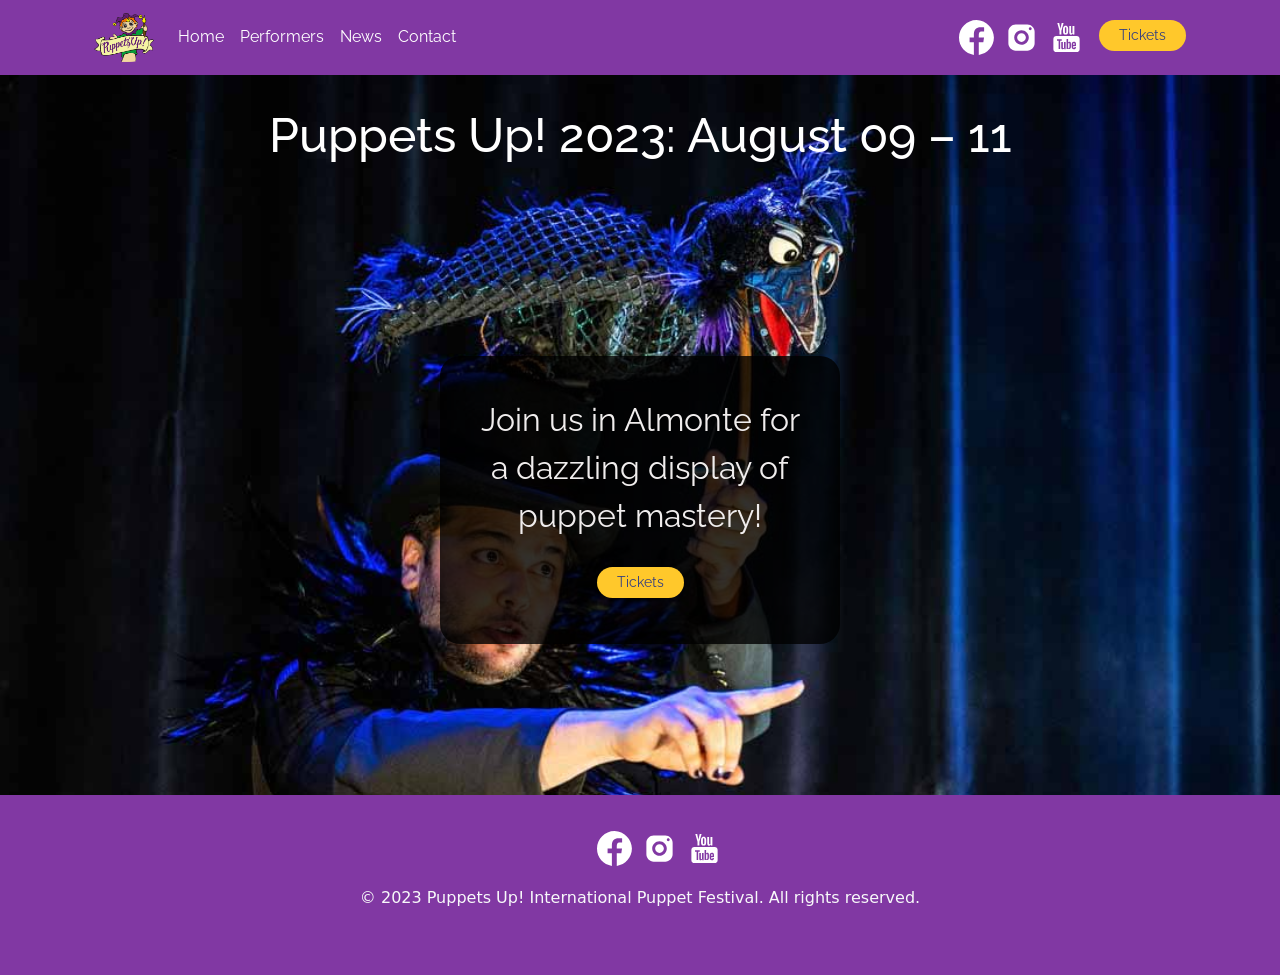
<file: index.html>
<!DOCTYPE html>
<html lang="en">
<head>
  <meta charset="UTF-8">
  <meta http-equiv="X-UA-Compatible" content="IE=edge">
  <meta name="viewport" content="width=device-width, initial-scale=1.0">

  <!-- Favicon-->
  <link rel="icon" type="image/x-icon" href="images/favicon_io/favicon.ico">

  <!-- Google Fonts-->
  <link rel="preconnect" href="https://fonts.googleapis.com">
  <link rel="preconnect" href="https://fonts.gstatic.com" crossorigin>
  <link href="https://fonts.googleapis.com/css2?family=Raleway:wght@400;500;700&display=swap" rel="stylesheet">
  <title>Puppets Up International Festival</title>
  <link href="https://cdn.jsdelivr.net/npm/bootstrap@5.3.2/dist/css/bootstrap.min.css" rel="stylesheet" integrity="sha384-T3c6CoIi6uLrA9TneNEoa7RxnatzjcDSCmG1MXxSR1GAsXEV/Dwwykc2MPK8M2HN" crossorigin="anonymous">
  <script src="https://cdn.jsdelivr.net/npm/bootstrap@5.1.3/dist/js/bootstrap.bundle.min.js"></script>
  <!-- link to stylesheet-->
  <link rel="stylesheet" href="css/custom.css">
</head>

<body>
  <header>
    <nav class="navbar navbar-expand-lg">
      <div class="container px-4">
        <a class="navbar-brand" href="index.html">
            <img src="images/logo.png" class="logo">
        </a>
        <button class="navbar-toggler bg-nav-dark" type="button" data-bs-toggle="collapse" data-bs-target="#navbarNav" aria-controls="navbarNav" aria-expanded="false" aria-label="Toggle navigation">
          <span class="navbar-toggler-icon"></span>
        </button>
        <div class="collapse navbar-collapse" id="navbarNav">
          <ul class="navbar-nav ps-4-lg">
          <li class="nav-item">
              <a class="nav-link" href="index.html">Home</a>
            </li>
            <li class="nav-item">
              <a class="nav-link" href="performers.html">Performers</a>
            </li>
            <li class="nav-item">
              <a class="nav-link" href="news.html">News</a>
            </li>
            <li class="nav-item">
              <a class="nav-link" href="contact.html">Contact</a>
            </li>
          </ul>

          <div class="d-inline-flex flex-column flex-lg-row ms-auto">
            <ul class="navbar-nav ps-4-lg social-nav">
              <li class="social-links">
                <a href="https://www.facebook.com/PuppetsUp" target="_blank"><img src="images/facebook-icon.svg" class="logo"></a>
              </li>
              <li class="social-links">
                <a href="https://www.instagram.com/puppetsup/" target="_blank"><img src="images/instagram-icon.svg" class="logo"></a>
              </li>
              <li class="social-links">
                <a href="https://www.youtube.com/channel/UChkBQRjx3Bg9U8FGqQXdJ3g" target="_blank"><img src="images/youtube-icon.svg" class="logo"></a>
              </li>
            </ul>
            <a href="https://ticketsplease.ca/" target="_blank">
              <button type="button" class="btn btn-sm btn-primary">Tickets</button>
            </a> 
          </div>
        </div> 
      </div>
  </nav>
</header>

<main>
  <section class="hero">
    <div class="banner">
      <h1>Puppets Up! 2023: August 09 – 11</h1>
    </div>
    <div class="cta">
      <p>Join us in Almonte for a dazzling display of puppet mastery!</p>
      <a href="https://ticketsplease.ca/" target="_blank"><button type="button" class="btn btn-sm btn-primary">Tickets</button></a>
    </div>
  </section>
</main>

  <footer class="py-3">
    <div class="footer-links">
      <ul class="footer-social-links">
        <li class="social-links">
          <a href="https://www.facebook.com/PuppetsUp" target="_blank"><img src="images/facebook-icon.svg" class="logo"></a>
        </li>
        <li class="social-links">
          <a href="https://www.instagram.com/puppetsup/" target="_blank"><img src="images/instagram-icon.svg" class="logo"></a>
        </li>
        <li class="social-links">
          <a href="https://www.youtube.com/channel/UChkBQRjx3Bg9U8FGqQXdJ3g" target="_blank"><img src="images/youtube-icon.svg" class="logo"></a>
        </li>
      </ul>
    </div> 
    <div class="container footer-copy">
      <p class="text-center text-light">&copy; 2023 Puppets Up! International Puppet Festival. All rights reserved.</p>
    </div>  
  </footer>
  <script src="node_modules/bootstrap/dist/js/bootstrap.bundle.min.js"></script>
</body>

</html>
</file>
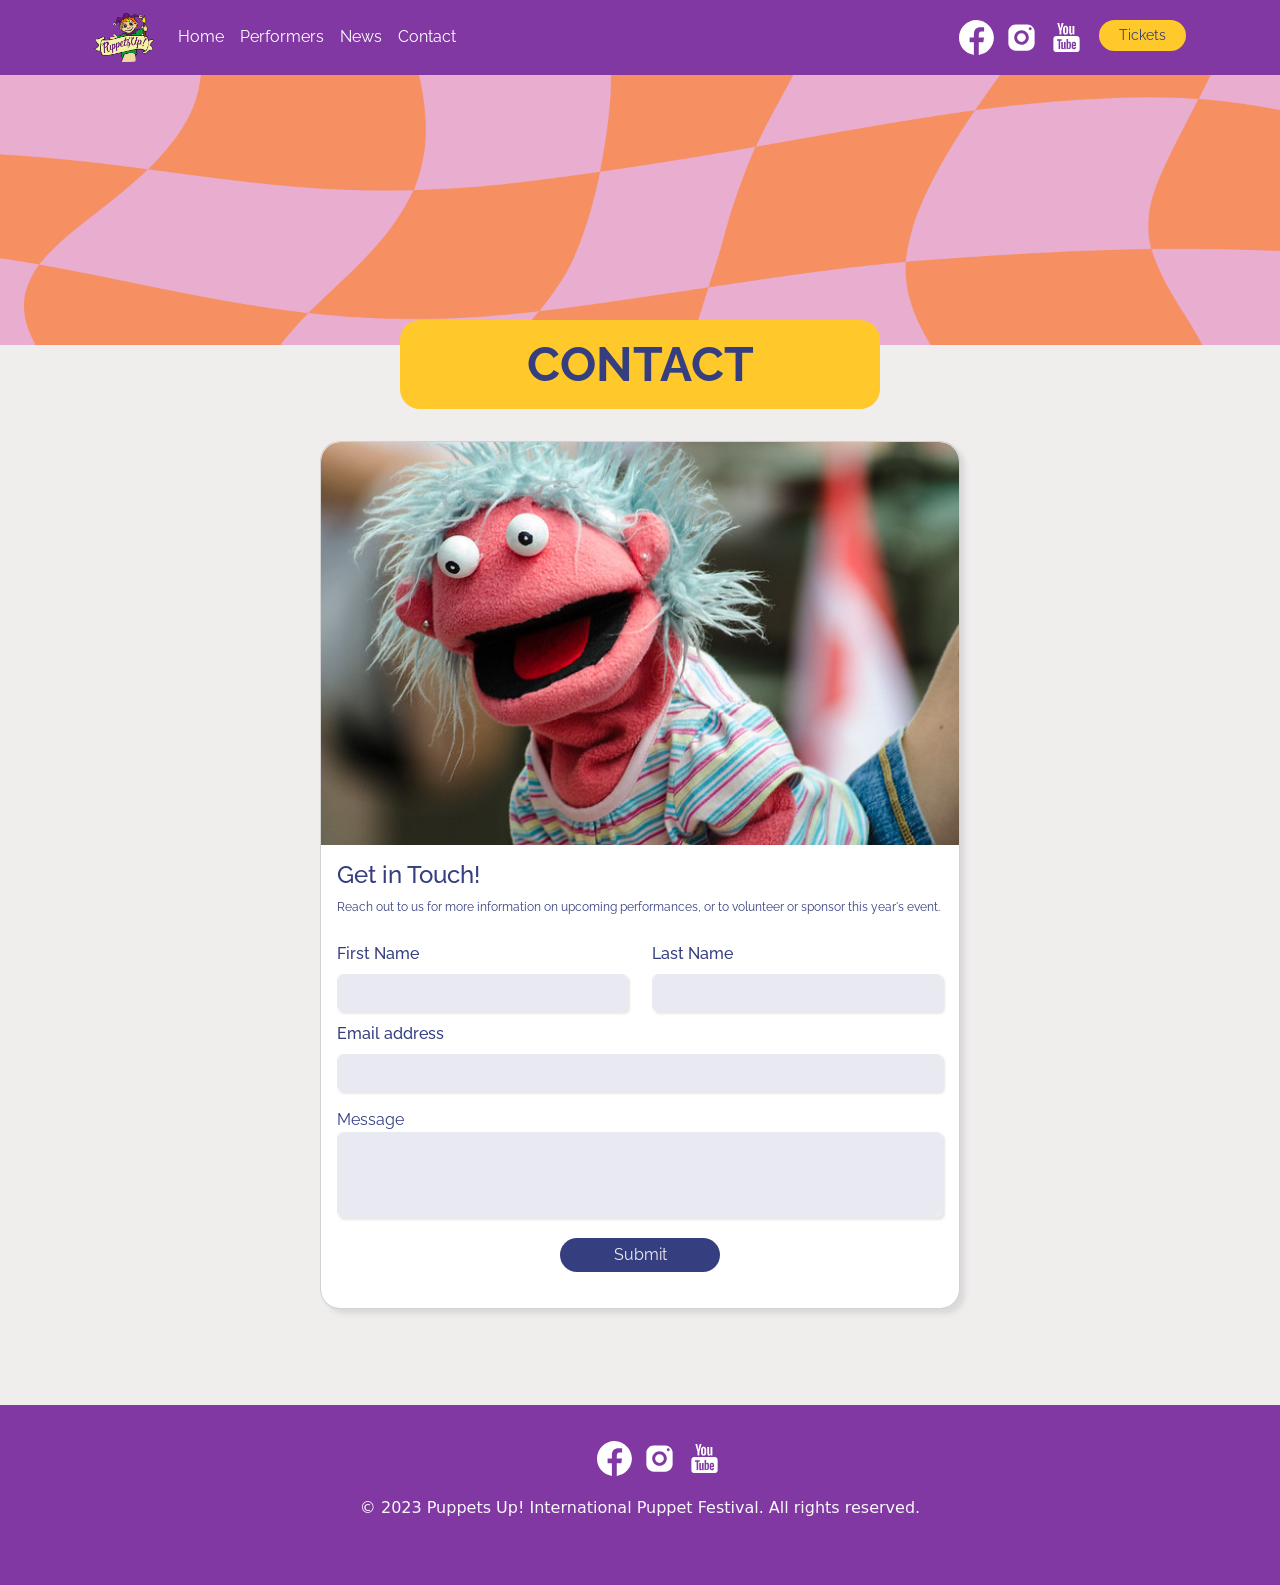
<file: contact.html>
<!DOCTYPE html>
<html lang="en">
<head>
  <meta charset="UTF-8">
  <meta http-equiv="X-UA-Compatible" content="IE=edge">
  <meta name="viewport" content="width=device-width, initial-scale=1.0">
  <link rel="icon" type="image/x-icon" href="images/favicon_io/favicon.ico">

    <!-- Google Fonts-->
  <link rel="preconnect" href="https://fonts.googleapis.com">
  <link rel="preconnect" href="https://fonts.gstatic.com" crossorigin>
  <link href="https://fonts.googleapis.com/css2?family=Raleway:wght@400;500;700&display=swap" rel="stylesheet">
  <script src="https://cdn.jsdelivr.net/npm/bootstrap@5.1.3/dist/js/bootstrap.bundle.min.js"></script>
  <title>Contact Us</title>
  <link rel="stylesheet" href="css/custom.css">
</head>

<body>
  <header>
    <nav class="navbar navbar-expand-lg">
      <div class="container px-4">
        <a class="navbar-brand" href="index.html">
            <img src="images/logo.png" class="logo">
        </a>
        <button class="navbar-toggler" type="button" data-bs-toggle="collapse" data-bs-target="#navbarNav" aria-controls="navbarNav" aria-expanded="false" aria-label="Toggle navigation">
          <span class="navbar-toggler-icon"></span>
        </button>
        <div class="collapse navbar-collapse" id="navbarNav">
          <ul class="navbar-nav ps-4-lg">
          <li class="nav-item">
              <a class="nav-link" href="index.html">Home</a>
            </li>
            <li class="nav-item">
              <a class="nav-link" href="performers.html">Performers</a>
            </li>
            <li class="nav-item">
              <a class="nav-link" href="news.html">News</a>
            </li>
            <li class="nav-item">
              <a class="nav-link" href="contact.html">Contact</a>
            </li>
          </ul>

          <div class="d-inline-flex flex-column flex-lg-row ms-auto">
            <ul class="navbar-nav ps-4-lg social-nav">
              <li class="social-links">
                <a href="https://www.facebook.com/PuppetsUp" target="_blank"><img src="images/facebook-icon.svg" class="logo"></a>
              </li>
              <li class="social-links">
                <a href="https://www.instagram.com/puppetsup/" target="_blank"><img src="images/instagram-icon.svg" class="logo"></a>
              </li>
              <li class="social-links">
                <a href="https://www.youtube.com/channel/UChkBQRjx3Bg9U8FGqQXdJ3g" target="_blank"><img src="images/youtube-icon.svg" class="logo"></a>
              </li>
            </ul>
            <a href="https://ticketsplease.ca/" target="_blank">
              <button type="button" class="btn btn-sm btn-primary">Tickets</button>
            </a>
            
          </div>
        </div> 
      </div>
  </nav>
</header>

<main>
  <div class="title-sect title-sect-2">
  </div>
  <div class="title">
      <h1>Contact</h1>
  </div>

<section class="contact-form">
  <div class="card mb-3 contact-card" style="max-width: 40rem;">
    <img src="images/pink.png" class="card-img-top card-contact-img" alt="...">
  <div class="card-body">
    <h5 class="card-title">Get in Touch!</h5>
    <p class="card-text">Reach out to us for more information on upcoming performances, or to volunteer or sponsor this year's event.</p>
    <form>
      <div class="mb-3">
        <div class="row">
          <div class="col">
            <label for="exampleInputFirstName" class="form-label">First Name</label>
            <input type="text" id="exampleInputFirstName" class="form-control">
          </div>
          <div class="col">
            <label for="exampleInputLastName" class="form-label">Last Name</label>
            <input type="text" id="exampleInputLastName" class="form-control">
          </div>
        </div>
        <label for="exampleInputEmail1" class="form-label">Email address</label>
        <input type="email" class="form-control" id="exampleInputEmail1" aria-describedby="emailHelp">
      </div>
      <div class="form-group">
        <label for="exampleFormControlTextarea1">Message</label>
        <textarea class="form-control" id="exampleFormControlTextarea1" rows="3"></textarea>
      </div>
      <button type="submit" class="submit-btn btn btn-primary">Submit</button>
    </form>
  </div>
  </div>
</section>
</main>

<footer class="py-3">
    <div class="footer-links">
      <ul class="footer-social-links">
        <li class="social-links">
          <a href="https://www.facebook.com/PuppetsUp" target="_blank"><img src="images/facebook-icon.svg" class="logo"></a>
        </li>
        <li class="social-links">
          <a href="https://www.instagram.com/puppetsup/" target="_blank"><img src="images/instagram-icon.svg" class="logo"></a>
        </li>
        <li class="social-links">
          <a href="https://www.youtube.com/channel/UChkBQRjx3Bg9U8FGqQXdJ3g" target="_blank"><img src="images/youtube-icon.svg" class="logo"></a>
        </li>
      </ul>
    </div>
            
    <div class="container">
      <p class="text-center text-light">&copy; 2023 Puppets Up! International Puppet Festival. All rights reserved.</p>
    </div>  
  </footer>
  <script src="node_modules/bootstrap/dist/js/bootstrap.bundle.min.js"></script>
</body>  
</html>
</file>
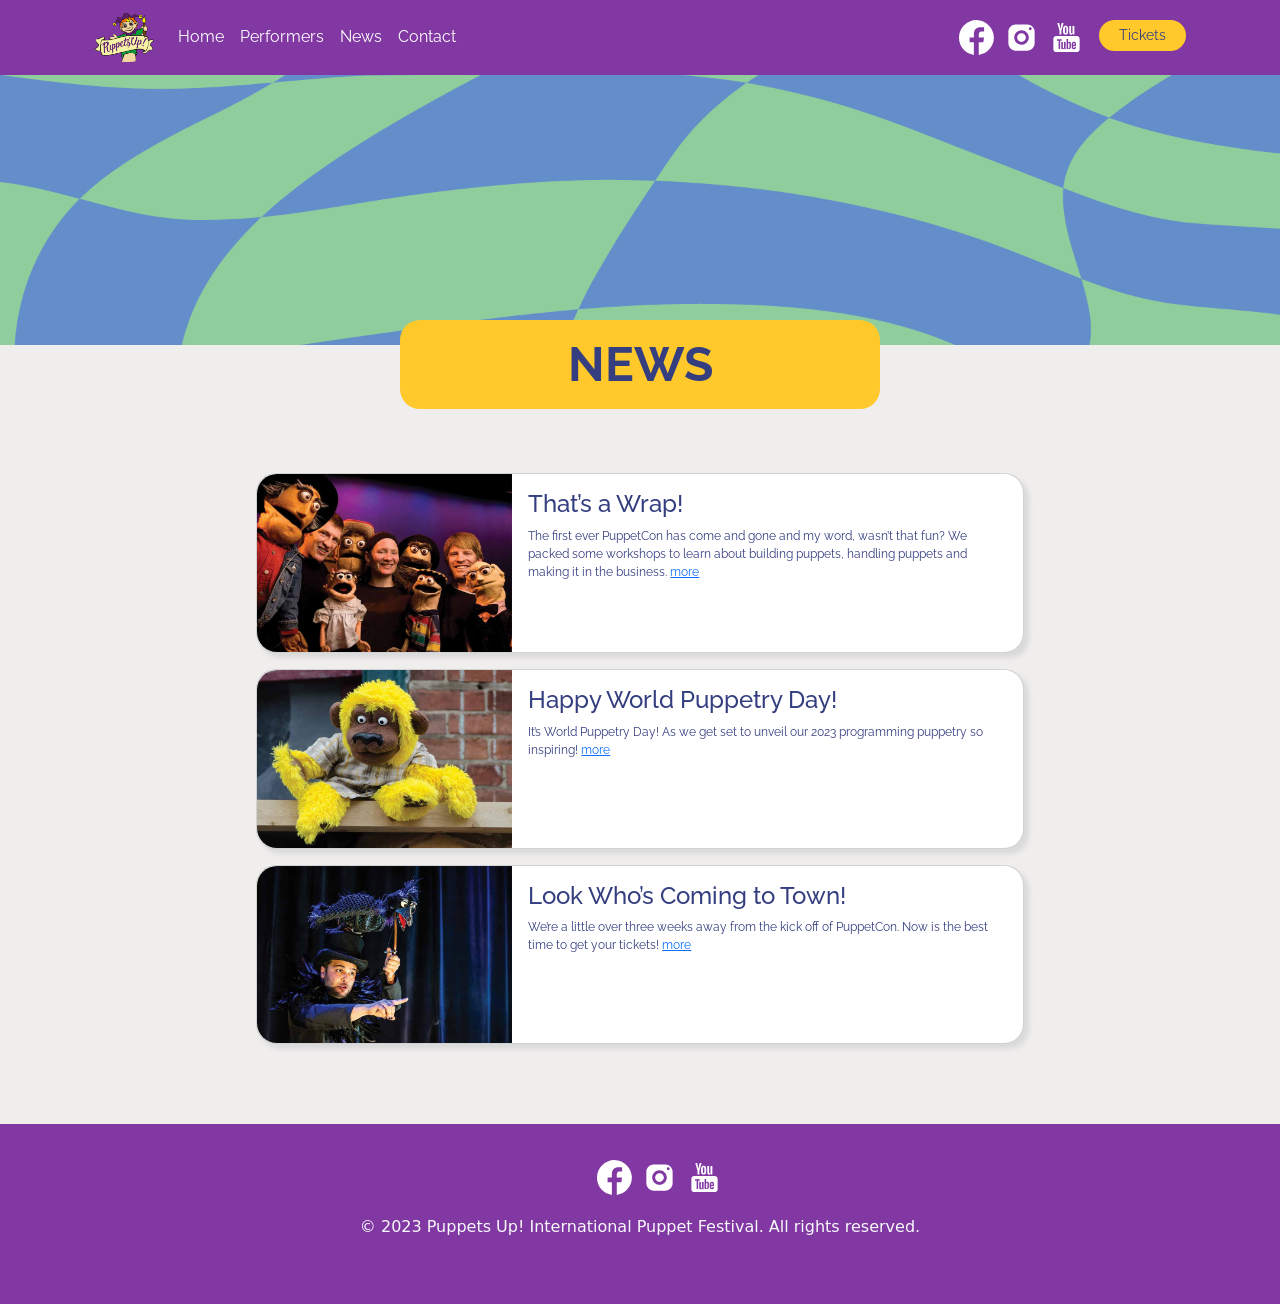
<file: news.html>
<!DOCTYPE html>
<html lang="en">
<head>
  <meta charset="UTF-8">
  <meta http-equiv="X-UA-Compatible" content="IE=edge">
  <meta name="viewport" content="width=device-width, initial-scale=1.0">
  <link rel="icon" type="image/x-icon" href="images/favicon_io/favicon.ico">

  <!-- Google Fonts-->
  <link rel="preconnect" href="https://fonts.googleapis.com">
  <link rel="preconnect" href="https://fonts.gstatic.com" crossorigin>
  <link href="https://fonts.googleapis.com/css2?family=Raleway:wght@400;500;700&display=swap" rel="stylesheet">
  <title>News</title>
  <script src="https://cdn.jsdelivr.net/npm/bootstrap@5.1.3/dist/js/bootstrap.bundle.min.js"></script>
  <link rel="stylesheet" href="css/custom.css">
</head>

<body>
  <header>
    <nav class="navbar navbar-expand-lg">
      <div class="container px-4">
        <a class="navbar-brand" href="index.html" >
            <img src="images/logo.png" class="logo">
        </a>
        <button class="navbar-toggler" type="button" data-bs-toggle="collapse" data-bs-target="#navbarNav" aria-controls="navbarNav" aria-expanded="false" aria-label="Toggle navigation">
          <span class="navbar-toggler-icon"></span>
        </button>
        <div class="collapse navbar-collapse" id="navbarNav">
          <ul class="navbar-nav ps-4-lg">
            <li class="nav-item">
              <a class="nav-link" href="index.html">Home</a>
            </li>
            <li class="nav-item">
              <a class="nav-link" href="performers.html">Performers</a>
            </li>
            <li class="nav-item">
              <a class="nav-link" href="news.html">News</a>
            </li>
            <li class="nav-item">
              <a class="nav-link" href="contact.html">Contact</a>
            </li>
          </ul>

          <div class="d-inline-flex flex-column flex-lg-row ms-auto">
            <ul class="navbar-nav ps-4-lg social-nav">
              <li class="social-links">
                <a href="https://www.facebook.com/PuppetsUp" target="_blank"><img src="images/facebook-icon.svg" class="logo"></a>
              </li>
              <li class="social-links">
                <a href="https://www.instagram.com/puppetsup/" target="_blank"><img src="images/instagram-icon.svg" class="logo"></a>
              </li>
              <li class="social-links">
                <a href="https://www.youtube.com/channel/UChkBQRjx3Bg9U8FGqQXdJ3g" target="_blank"><img src="images/youtube-icon.svg" class="logo"></a>
              </li>
            </ul>
            <a href="https://ticketsplease.ca/" target="_blank">
              <button type="button" class="btn btn-sm btn-primary">Tickets</button>
            </a>
            
          </div>
        </div> 
      </div>
  </nav>
</header>

<main>
    <div class="title-sect title-sect-3">
    </div>
    <div class="title">
      <h1>News</h1>
    </div>

  <section class="blog">
    <div class="blog-stacked">
      <div class="card mb-3">
        <div class="row g-0">
          <div class="blog-img col-mg-12 col-lg-4">
            <img src="images/frog-blog.jpg" class="img-fluid" alt="a puppetry troupe of two brothers and one sister smile holding puppets">
          </div>
          <div class="col-md-12 col-lg-8">
            <div class="card-body">
              <h5 class="card-title">That’s a Wrap!</h5>
              <p class="card-text">The first ever PuppetCon has come and gone and my word, wasn’t that fun? We packed some workshops to learn about building puppets, handling puppets and making it in the business. 
              <a href="#">more</a></p>
            </div>
          </div>
        </div>
      </div>

    <div class="card mb-3">
      <div class="row g-0">
        <div class="blog-img col-md-12 col-lg-4">
          <img src="images/yellow-blog.jpg" class="img-fluid" alt="a yellow puppet sits on a brick wall">
        </div>
        <div class="col-md-12 col-lg-8">
          <div class="card-body">
            <h5 class="card-title">Happy World Puppetry Day!</h5>
            <p class="card-text">It’s World Puppetry Day! As we get set to unveil our 2023 programming puppetry so inspiring!
            <a href="#">more</a></p>
          </div>
        </div>
      </div>
    </div>

    <div class="card mb-3">
      <div class="row g-0">
        <div class="blog-img col-md-12 col-lg-4">
          <img src="images/crow-blog.jpg" class="img-fluid" id="blog-img" alt="...">
          </div>
        <div class="col-md-12 col-lg-8">
          <div class="card-body">
            <h5 class="card-title">Look Who’s Coming to Town!</h5>
            <p class="card-text">We’re a little over three weeks away from the kick off of PuppetCon. Now is the best time to get your tickets!
            <a href="#">more</a></p>
          </div>
        </div>
      </div>
    </div>

  </div>
</section>

</main>

  <footer class="py-3">
    <div class="footer-links">
      <ul class="footer-social-links">
        <li class="social-links">
          <a href="https://www.facebook.com/PuppetsUp" target="_blank"><img src="images/facebook-icon.svg" class="logo"></a>
        </li>
        <li class="social-links">
          <a href="https://www.instagram.com/puppetsup/" target="_blank"><img src="images/instagram-icon.svg" class="logo"></a>
        </li>
        <li class="social-links">
          <a href="https://www.youtube.com/channel/UChkBQRjx3Bg9U8FGqQXdJ3g" target="_blank"><img src="images/youtube-icon.svg" class="logo"></a>
        </li>
      </ul>
    </div>
            
    <div class="container">
      <p class="text-center text-light">&copy; 2023 Puppets Up! International Puppet Festival. All rights reserved.</p>
    </div>  
  </footer>
  <script src="node_modules/bootstrap/dist/js/bootstrap.bundle.min.js"></script>
</body>
</html>
</file>
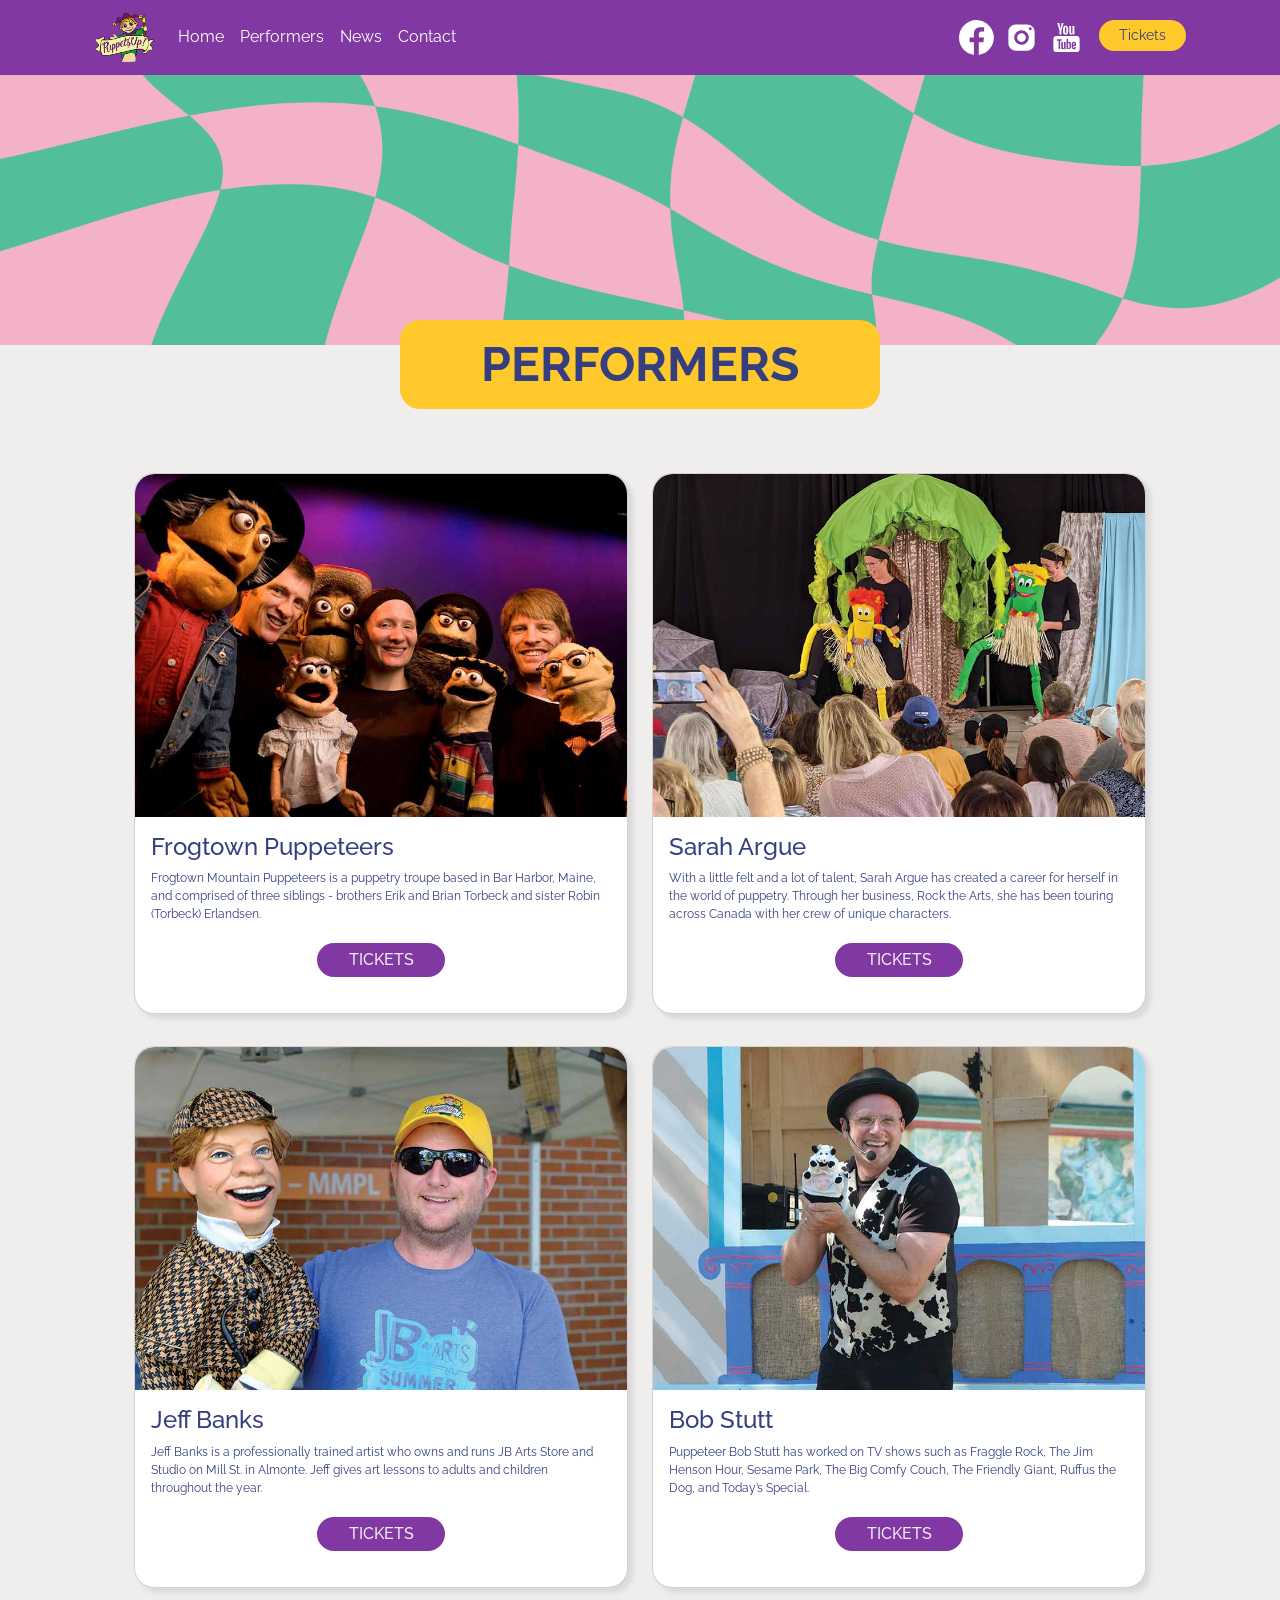
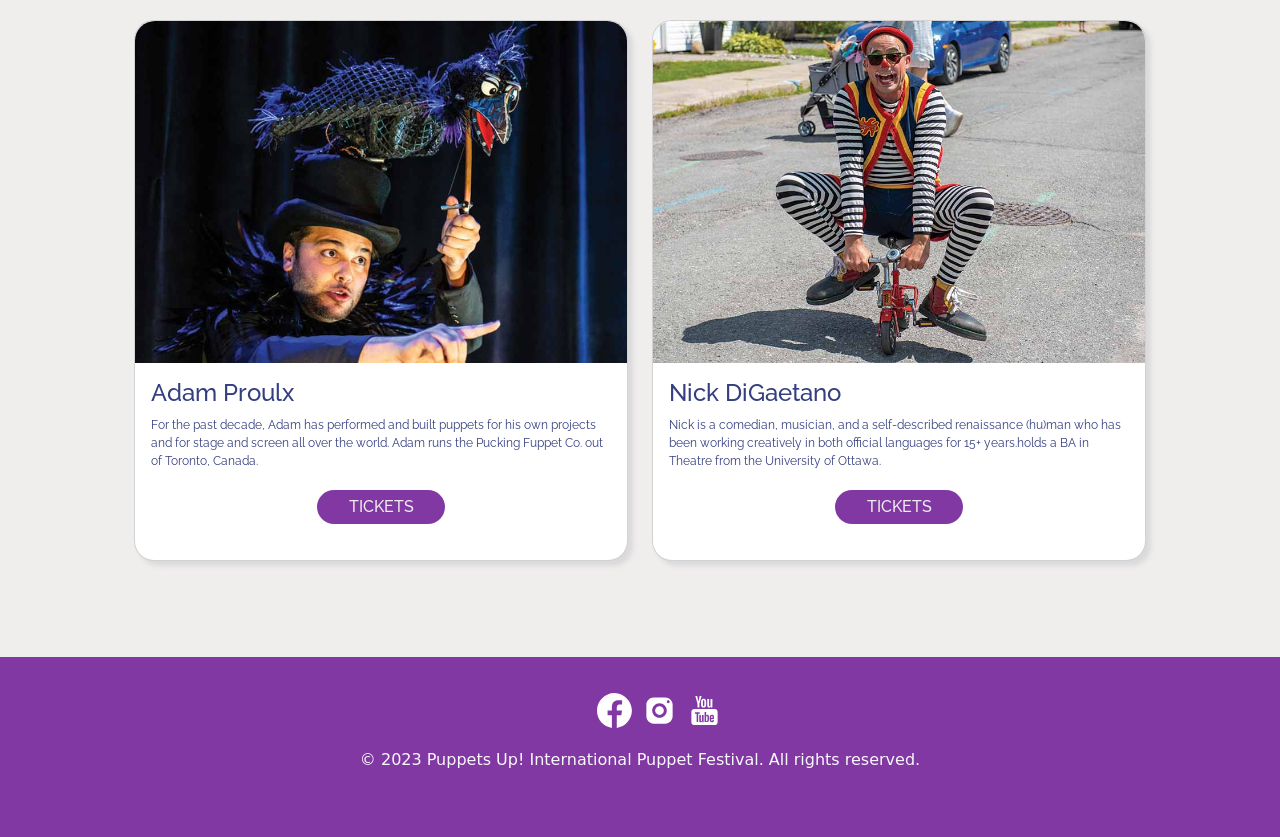
<file: performers.html>
<!DOCTYPE html>
<html lang="en">
<head>
  <meta charset="UTF-8">
  <meta http-equiv="X-UA-Compatible" content="IE=edge">
  <meta name="viewport" content="width=device-width, initial-scale=1.0">
  <link rel="icon" type="image/x-icon" href="images/favicon_io/favicon.ico">

    <!-- Google Fonts-->
  <link rel="preconnect" href="https://fonts.googleapis.com">
  <link rel="preconnect" href="https://fonts.gstatic.com" crossorigin>
  <link href="https://fonts.googleapis.com/css2?family=Raleway:wght@400;500;700&display=swap" rel="stylesheet">
  <script src="https://cdn.jsdelivr.net/npm/bootstrap@5.1.3/dist/js/bootstrap.bundle.min.js"></script>
  <title>Performers</title>
  <link rel="stylesheet" href="css/custom.css">
</head>

<body>
  <header>
    <nav class="navbar navbar-expand-lg">
      <div class="container px-4">
        <a class="navbar-brand" href="index.html">
            <img src="images/logo.png" class="logo">
        </a>
        <button class="navbar-toggler" type="button" data-bs-toggle="collapse" data-bs-target="#navbarNav" aria-controls="navbarNav" aria-expanded="false" aria-label="Toggle navigation">
          <span class="navbar-toggler-icon"></span>
        </button>
        <div class="collapse navbar-collapse" id="navbarNav">
          <ul class="navbar-nav ps-4-lg">
          <li class="nav-item">
              <a class="nav-link" href="index.html">Home</a>
            </li>
            <li class="nav-item">
              <a class="nav-link" href="performers.html">Performers</a>
            </li>
            <li class="nav-item">
              <a class="nav-link" href="news.html">News</a>
            </li>
            <li class="nav-item">
              <a class="nav-link" href="contact.html">Contact</a>
            </li>
          </ul>

          <div class="d-inline-flex flex-column flex-lg-row ms-auto">
            <ul class="navbar-nav ps-4-lg social-nav">
              <li class="social-links">
                <a href="https://www.facebook.com/PuppetsUp" target="_blank"><img src="images/facebook-icon.svg" class="logo"></a>
              </li>
              <li class="social-links">
                <a href="https://www.instagram.com/puppetsup/" target="_blank"><img src="images/instagram-icon.svg" class="logo"></a>
              </li>
              <li class="social-links">
                <a href="https://www.youtube.com/channel/UChkBQRjx3Bg9U8FGqQXdJ3g" target="_blank"><img src="images/youtube-icon.svg" class="logo"></a>
              </li>
            </ul>
            <a href="https://ticketsplease.ca/" target="_blank">
              <button type="button" class="btn btn-sm btn-primary">Tickets</button>
            </a>
          </div>
        </div> 
      </div>
  </nav>
</header>

<main>
    <div class="title-sect title-sect-1">
    </div>
    <div class="title">
      <h1>Performers</h1>
    </div>

  <div class="performers-grid container">
    <div class="row">
      <div class="perf-col col-md-12 col-lg-6">
        <div class="card">
        <img src="images/frogtown.jpg" class="card-img-top" alt="...">
          <div class="card-body">
            <h5 class="card-title">Frogtown Puppeteers</h5>
            <p class="card-text">Frogtown Mountain Puppeteers is a puppetry troupe based in Bar Harbor, Maine, and comprised of three siblings - brothers Erik and Brian Torbeck and sister Robin (Torbeck) Erlandsen.</p>
            <a href="https://ticketsplease.ca/" target="_blank" class="perf-btn btn btn-primary">tickets</a>
          </div>
        </div>
      </div>
      <div class="perf-col col-md-12 col-lg-6">
        <div class="card">
          <img src="images/sarah.jpg" class="card-img-top" alt="...">
          <div class="card-body">
            <h5 class="card-title">Sarah Argue</h5>
            <p class="card-text">With a little felt and a lot of talent, Sarah Argue has created a career for herself in the world of puppetry. Through her business, Rock the Arts, she has been touring across Canada with her crew of unique characters.</p>
            <a href="https://ticketsplease.ca/" target="_blank" class="perf-btn btn btn-primary">tickets</a>
          </div>
        </div>
      </div>
    </div>

    <div class="row">
      <div class="perf-col col-md-12 col-lg-6">
        <div class="card">
        <img src="images/jeff2.jpg" class="card-img-top" alt="...">
          <div class="card-body">
            <h5 class="card-title">Jeff Banks</h5>
            <p class="card-text">Jeff Banks is a professionally trained artist who owns and runs JB Arts Store and Studio on Mill St. in Almonte. Jeff gives art lessons to adults and children throughout the year.</p>
            <a href="https://ticketsplease.ca/" target="_blank" class="perf-btn btn btn-primary">tickets</a>
          </div>
        </div>
      </div>
      <div class="perf-col col-md-12 col-lg-6">
        <div class="card">
          <img src="images/bob2.jpg" class="card-img-top" alt="...">
          <div class="card-body">
            <h5 class="card-title">Bob Stutt</h5>
            <p class="card-text">Puppeteer Bob Stutt has worked on TV shows such as Fraggle Rock, The Jim Henson Hour, Sesame Park, The Big Comfy Couch, The Friendly Giant, Ruffus the Dog, and Today’s Special.</p>
            <a href="https://ticketsplease.ca/" target="_blank" class="perf-btn btn btn-primary">tickets</a>
          </div>
        </div>
      </div>
    </div>

        <div class="row">
      <div class="perf-col col-md-12 col-lg-6">
        <div class="card">
        <img src="images/adam.jpg" class="card-img-top" alt="...">
          <div class="card-body">
            <h5 class="card-title">Adam Proulx</h5>
            <p class="card-text">For the past decade, Adam has performed and built puppets for his own projects and for stage and screen all over the world. Adam runs the Pucking Fuppet Co. out of Toronto, Canada.</p>
            <a href="https://ticketsplease.ca/" target="_blank" class="perf-btn btn btn-primary">tickets</a>
          </div>
        </div>
      </div>
      <div class="perf-col col-md-12 col-lg-6">
        <div class="card">
          <img src="images/nick.jpg" class="card-img-top" alt="...">
          <div class="card-body">
            <h5 class="card-title">Nick DiGaetano</h5>
            <p class="card-text">Nick is a comedian, musician, and a self-described renaissance (hu)man who has been working creatively in both official languages for 15+ years.holds a BA in Theatre from the University of Ottawa.</p>
            <a href="https://ticketsplease.ca/" target="_blank" class="perf-btn btn btn-primary">tickets</a>
          </div>
        </div>
      </div>
  </div>
</main>

  <footer class="py-3">
    <div class="footer-links">
      <ul class="footer-social-links">
        <li class="social-links">
          <a href="https://www.facebook.com/PuppetsUp" target="_blank"><img src="images/facebook-icon.svg" class="logo"></a>
        </li>
        <li class="social-links">
          <a href="https://www.instagram.com/puppetsup/" target="_blank"><img src="images/instagram-icon.svg" class="logo"></a>
        </li>
        <li class="social-links">
          <a href="https://www.youtube.com/channel/UChkBQRjx3Bg9U8FGqQXdJ3g" target="_blank"><img src="images/youtube-icon.svg" class="logo"></a>
        </li>
      </ul>
    </div>
            
    <div class="container">
      <p class="text-center text-light">&copy; 2023 Puppets Up! International Puppet Festival. All rights reserved.</p>
    </div>  
  </footer>
  <script src="node_modules/bootstrap/dist/js/bootstrap.bundle.min.js"></script>
</body>
</html>
</file>
